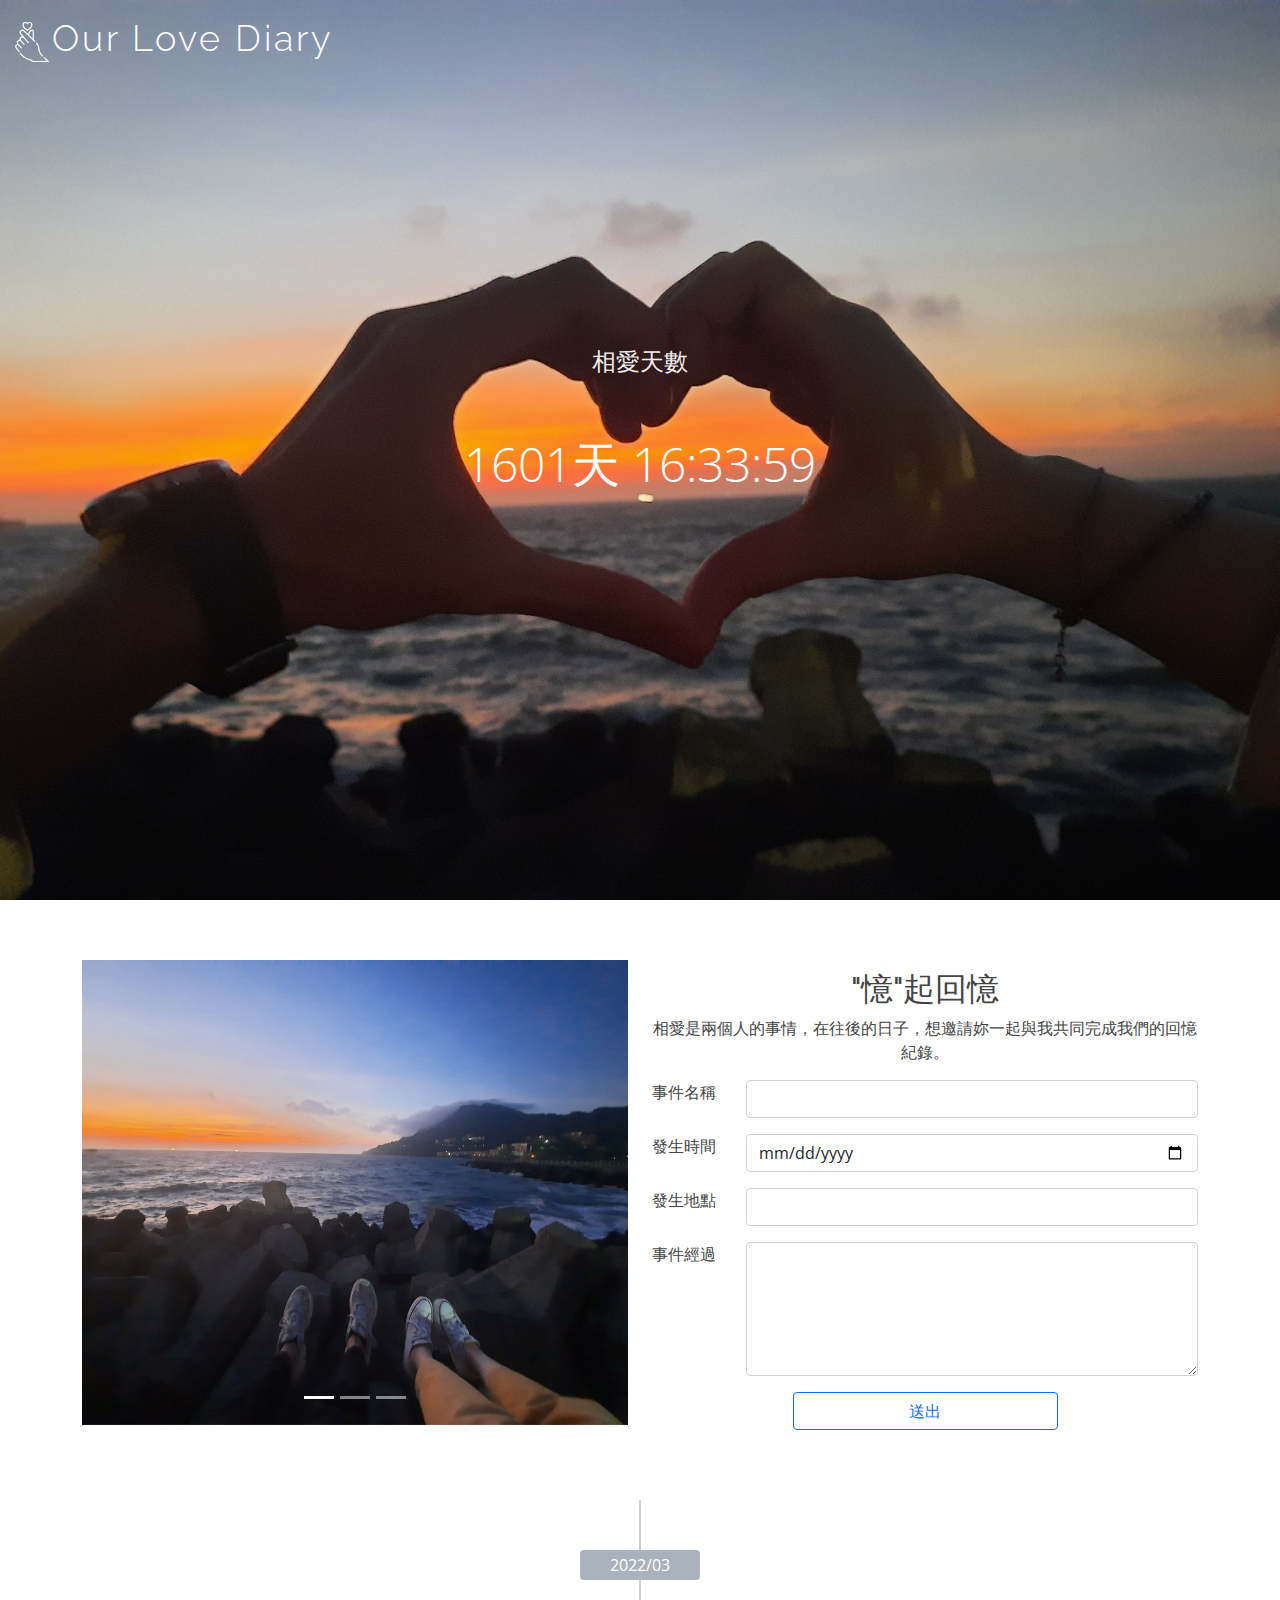
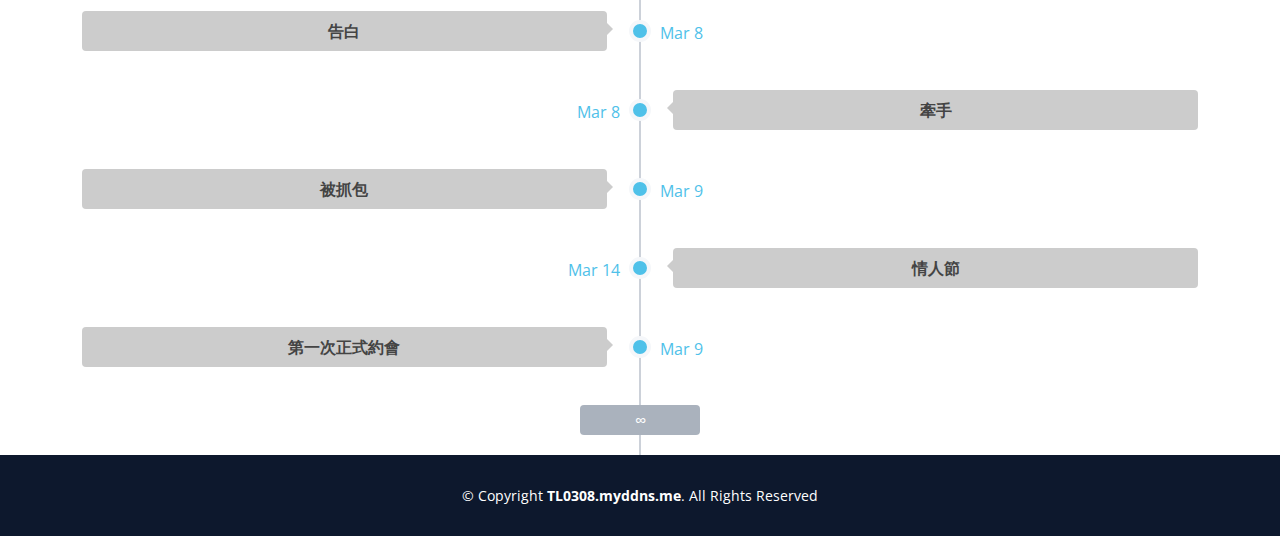
<file: index.html>
<!DOCTYPE html>
<html lang="en">

<head>
    <meta charset="utf-8">
    <meta content="width=device-width, initial-scale=1.0" name="viewport">
    <link href="assets\img\icon.png" rel="shortcut icon" />
    <title>Our Love Diary</title>
    <meta content="" name="description">
    <meta content="" name="keywords">

    <!-- Favicons
    <link href="assets/img/favicon.png" rel="icon">
    <link href="assets/img/apple-touch-icon.png" rel="apple-touch-icon">-->

    <!-- Google Fonts -->
    <link href="https://fonts.googleapis.com/css?family=Open+Sans:300,300i,400,400i,600,600i,700,700i|Raleway:300,300i,400,400i,600,600i,700,700i" rel="stylesheet">

    <!-- Vendor CSS Files -->
    <link href="assets/vendor/bootstrap/css/bootstrap.min.css" rel="stylesheet">
    <link href="assets/vendor/bootstrap-icons/bootstrap-icons.css" rel="stylesheet">

    <!-- Template Main CSS File -->
    <link href="assets/css/style.css" rel="stylesheet">

    <!-- =======================================================
  * Template Name: WeBuild - v4.6.1
  * Template URL: https://bootstrapmade.com/free-bootstrap-coming-soon-template-countdwon/
  * Author: BootstrapMade.com
  * License: https://bootstrapmade.com/license/
  ======================================================== -->
</head>

<body>

    <!-- ======= Header ======= -->
    <header id="header">
        <div class="container-fluid d-flex justify-content-between align-items-center">

            <div class="logo">
                <h1 class="text-light"><img src="assets\img\title-icon.png"><a href="index.html"><span>Our Love Diary</span></a></h1>
            </div>

        </div>
    </header>
    <!-- End #header -->

    <!-- ======= Hero Section ======= -->
    <section id="hero">
        <div class="hero-container">
            <h2>相愛天數</h2>
            <div class="countdown" data-count="2022/3/8" data-template="%d天 %h:%m:%s"></div>
        </div>
    </section>
    <!-- End Hero -->




    <div class="container">
        <div class="row ptb">
            <div class="col-xs-12 col-sm-6 mr-5 d-none d-xl-block ">
                <div id="carouselExampleIndicators" class="carousel slide" data-bs-ride="carousel">
                    <div class="carousel-indicators">
                        <button type="button" data-bs-target="#carouselExampleIndicators" data-bs-slide-to="0" class="active" aria-current="true" aria-label="Slide 1"></button>
                        <button type="button" data-bs-target="#carouselExampleIndicators" data-bs-slide-to="1" aria-label="Slide 2"></button>
                        <button type="button" data-bs-target="#carouselExampleIndicators" data-bs-slide-to="2" aria-label="Slide 3"></button>
                    </div>
                    <div class="carousel-inner">
                        <div class="carousel-item active">
                            <img src="assets\img\cl-01.jpg" height="465px" width="100%">
                        </div>
                        <div class="carousel-item">
                            <img src="assets\img\cl-02.jpg" height="465px" width="100%">
                        </div>
                        <div class="carousel-item">
                            <img src="assets\img\cl-03.jpg" height="465px" width="100%">
                        </div>
                    </div>
                </div>
            </div>

            <div class="col-xs-12 col-sm-6 mr-5 d-block d-sm-none">
                <video controls width="100%" height="300px">
                    <source src="assets\video\test.mp4" type="video/mp4">
                </video>
            </div>

            <div class="col-xs-12 col-sm-6">
                <h2 class="mt-10 center">"憶"起回憶</h2>
                <p class="center">相愛是兩個人的事情，在往後的日子，想邀請妳一起與我共同完成我們的回憶紀錄。</p>

                <iframe name="hidden_iframe" id="hidden_iframe" style="display: none;" onload="this.onload=function(){finishalert()}"></iframe>

                <form action="https://docs.google.com/forms/u/1/d/e/1FAIpQLSejHHGj_Fv7XOni3EdbxqoxjbY1u8kKl8TZAqLaaGcJO9RdBg/formResponse" method="post" target="hidden_iframe" id="oldForm" class="row g-3">
                    <div class="col-md-2">
                        <label for="name" class="form-label">事件名稱</label>
                    </div>
                    <div class="col-md-10">
                        <input type="text" class="form-control" id="name" name="entry.1216058732" required>
                    </div>

                    <div class="col-md-2">
                        <label for="date" class="form-label">發生時間</label>
                    </div>
                    <div class="col-md-10">
                        <input type="date" class="form-control" id="date" name="entry.1058989308" required>
                    </div>

                    <div class="col-md-2">
                        <label for="location" class="form-label">發生地點</label>
                    </div>
                    <div class="col-md-10">
                        <input type="text" class="form-control" id="location" name="entry.1096800424" required>
                    </div>

                    <div class="col-md-2">
                        <label for="process" class="form-label">事件經過</label>
                    </div>
                    <div class="col-md-10">
                        <textarea type="text" class="form-control" id="process" name="entry.1978405416" rows="5" required></textarea>
                    </div>

                    <div class="col-6 mx-auto d-grid mb-10">
                        <button class="btn btn-outline-primary" type="submit">送出</button>
                    </div>
                </form>
            </div>
        </div>
        <!-- Row -->
    </div>
    <!--Container -->

    <div class="container">
        <div class="row">
            <div class="col-xs-12 col-sm-12">
                <!-- ======= Timeline ======= -->
                <div class="VivaTimeline">
                    <dl>
                        <!--月份 1-->
                        <dt>2022/03</dt>
                        <!--左側文章 start-->
                        <dd class="pos-left clearfix">
                            <div class="circ"></div>
                            <div class="time">Mar 8</div>
                            <!--填入日期-->
                            <div class="events">
                                <div class="events-header" data-bs-toggle="collapse" href="#one" role="button" aria-expanded="false" aria-controls="collapseExample">
                                    告白
                                </div>
                                <div class="collapse" id="one">
                                    <!--填入標題-->
                                    <div class="events-body">
                                        <div class="row">
                                            <div class="col-xs-12 col-sm-2">
                                                <img class="img-rounded" src="assets\img\icon-boy.png" width="100%" height="100%" />
                                                <!--填入圖片網址-->
                                            </div>
                                            <div class="col-xs-12 col-sm-10">
                                                <div class="events-desc">那天從李貞慧家離開後，妳問我要不要去公園，我說好，但其實我早就感覺不對勁。後來到了公園，妳好像有話要說，但又說不出來，直到零晨一點多妳才說出來。（PS：那天真的很冷...）</div>
                                            </div>
                                            <div class="col-xs-12 col-sm-2 d-block d-sm-none">
                                                <img class="img-rounded" src="assets\img\icon-girl.png" width="100%" height="100%" />
                                                <!--手機 填入圖片網址-->
                                            </div>
                                            <div class="col-xs-12 col-sm-10">
                                                <div class="events-desc">貞慧家吃飽聊天之後......都約你出來了我還糾結超級無敵久，大概在1:00的時候說出來，然後我們還聊了很多，很緊張ㄟ!!!阿講完之後 還是很緊張...</div>
                                            </div>
                                            <div class="col-xs-12 col-sm-2 d-none d-xl-block">
                                                <img class="img-rounded" src="assets\img\icon-girl.png" width="100%" height="100%" />
                                                <!--桌機 填入圖片網址-->
                                            </div>
                                            <!--填入描述-->
                                        </div>
                                    </div>
                                    <div class="events-footer"></div>
                                    <!--可填底部標題 或刪除-->
                                </div>
                            </div>
                        </dd>
                        <!--左側文章 end-->

                        <!--右側文章 start-->
                        <dd class="pos-right clearfix">
                            <div class="circ"></div>
                            <div class="time">Mar 8</div>
                            <!--填入日期-->
                            <div class="events">
                                <div class="events-header" data-bs-toggle="collapse" href="#two" role="button" aria-expanded="false" aria-controls="collapseExample">
                                    牽手
                                </div>
                                <div class="collapse" id="two">
                                    <!--填入標題-->
                                    <div class="events-body">
                                        <div class="row">
                                            <div class="col-xs-12 col-sm-2">
                                                <img class="img-rounded" src="assets\img\icon-boy.png" width="100%" height="100%" />
                                                <!--填入圖片網址-->
                                            </div>
                                            <div class="col-xs-12 col-sm-10">
                                                <div class="events-desc">我一直在想要怎麼樣才會比較自然，後來就靈光一閃，藉機說我的手很兵讓你摸摸看，然後就...顆顆</div>
                                            </div>
                                            <div class="col-xs-12 col-sm-2 d-block d-sm-none">
                                                <img class="img-rounded" src="assets\img\icon-girl.png" width="100%" height="100%" />
                                                <!--手機 填入圖片網址-->
                                            </div>
                                            <div class="col-xs-12 col-sm-10">
                                                <div class="events-desc">（我沒記錯天了啦！）就是晚上我們去散步，然後呢我記得好像是你說你的手很冰，啊散步到一半我還說你可愛👻然後你還偷犯規</div>
                                            </div>
                                            <div class="col-xs-12 col-sm-2 d-none d-xl-block">
                                                <img class="img-rounded" src="assets\img\icon-girl.png" width="100%" height="100%" />
                                                <!--桌機 填入圖片網址-->
                                            </div>
                                            <!--填入描述-->
                                        </div>
                                    </div>
                                    <div class="events-footer"></div>
                                    <!--可填底部標題 或刪除-->
                                </div>
                            </div>
                        </dd>
                        <!--右側文章 end-->

                        <!--左側文章 start-->
                        <dd class="pos-left clearfix">
                            <div class="circ"></div>
                            <div class="time">Mar 9</div>
                            <!--填入日期-->
                            <div class="events">
                                <div class="events-header" data-bs-toggle="collapse" href="#three" role="button" aria-expanded="false" aria-controls="collapseExample">
                                    被抓包
                                </div>
                                <div class="collapse" id="three">
                                    <!--填入標題-->
                                    <div class="events-body">
                                        <div class="row">
                                            <div class="col-xs-12 col-sm-2">
                                                <img class="img-rounded" src="assets\img\icon-boy.png" width="100%" height="100%" />
                                                <!--填入圖片網址-->
                                            </div>
                                            <div class="col-xs-12 col-sm-10">
                                                <div class="events-desc">我討厭這天，真的很可怕，但被發現也沒差，喜歡你是很值得炫耀的事，就大方承認囉~</div>
                                            </div>
                                            <div class="col-xs-12 col-sm-2 d-block d-sm-none">
                                                <img class="img-rounded" src="assets\img\icon-girl.png" width="100%" height="100%" />
                                                <!--手機 填入圖片網址-->
                                            </div>
                                            <div class="col-xs-12 col-sm-10">
                                                <div class="events-desc">吃完粥之後等你週掃完我們就去了公園，散步到一半突然發現前面有個熟悉的身影，還好你有臨場反應🤣</div>
                                            </div>
                                            <div class="col-xs-12 col-sm-2 d-none d-xl-block">
                                                <img class="img-rounded" src="assets\img\icon-girl.png" width="100%" height="100%" />
                                                <!--桌機 填入圖片網址-->
                                            </div>
                                            <!--填入描述-->
                                        </div>
                                    </div>
                                    <div class="events-footer"></div>
                                    <!--可填底部標題 或刪除-->
                                </div>
                            </div>
                        </dd>
                        <!--左側文章 end-->

                        <!--右側文章 start-->
                        <dd class="pos-right clearfix">
                            <div class="circ"></div>
                            <div class="time">Mar 14</div>
                            <!--填入日期-->
                            <div class="events">
                                <div class="events-header" data-bs-toggle="collapse" href="#four" role="button" aria-expanded="false" aria-controls="collapseExample">
                                    情人節
                                </div>
                                <div class="collapse" id="four">
                                    <!--填入標題-->
                                    <div class="events-body">
                                        <div class="row">
                                            <!--
                                            <div class="col-xs-12 col-sm-2">
                                                <img class="img-rounded" src="assets\img\icon-boy.png" width="100%" height="100%" />
                                                </!--填入圖片網址--/>
                                            </div>
                                            <div class="col-xs-12 col-sm-10">
                                                <div class="events-desc"></div>
                                            </div>
                                            -->
                                            <div class="col-xs-12 col-sm-2 d-block d-sm-none">
                                                <img class="img-rounded" src="assets\img\icon-girl.png" width="100%" height="100%" />
                                                <!--手機 填入圖片網址-->
                                            </div>
                                            <div class="col-xs-12 col-sm-10">
                                                <div class="events-desc">其實是13號晚上我們先走了幾圈操場之後就坐下來，然後聽歌聊天，嗯⋯12點的時候我很抱歉🥲情人節快樂😝</div>
                                            </div>
                                            <div class="col-xs-12 col-sm-2 d-none d-xl-block">
                                                <img class="img-rounded" src="assets\img\icon-girl.png" width="100%" height="100%" />
                                                <!--桌機 填入圖片網址-->
                                            </div>
                                            <!--填入描述-->
                                        </div>
                                    </div>
                                    <div class="events-footer"></div>
                                    <!--可填底部標題 或刪除-->
                                </div>
                            </div>
                        </dd>
                        <!--右側文章 end-->

                        <!--左側文章 start-->
                        <dd class="pos-left clearfix">
                            <div class="circ"></div>
                            <div class="time">Mar 9</div>
                            <!--填入日期-->
                            <div class="events">
                                <div class="events-header" data-bs-toggle="collapse" href="#five" role="button" aria-expanded="false" aria-controls="collapseExample">
                                    第一次正式約會
                                </div>
                                <div class="collapse" id="five">
                                    <!--填入標題-->
                                    <div class="events-body">
                                        <div class="row">
                                            <div class="col-xs-12 col-sm-2">
                                                <img class="img-rounded" src="assets\img\icon-boy.png" width="100%" height="100%" />
                                                <!--填入圖片網址-->
                                            </div>
                                            <div class="col-xs-12 col-sm-10">
                                                <div class="events-desc">沒有經過正式安排的約會，毫無壓力，先去瑞豐填飽肚子，接著沿著愛河走到高流與駁二，地點雖然很平凡，但因為有妳而變得不一樣</div>
                                            </div>
                                            <div class="col-xs-12 col-sm-2 d-block d-sm-none">
                                                <img class="img-rounded" src="assets\img\icon-girl.png" width="100%" height="100%" />
                                                <!--手機 填入圖片網址-->
                                            </div>
                                            <div class="col-xs-12 col-sm-10">
                                                <div class="events-desc">下午先去看房（🍓😍）晚上我們去了瑞豐夜市，之後坐在旁邊的公園大快朵頤（真的不要高估自己的食慾，但是都好好吃😋）後來原本要去愛河結果變成高流跟駁二，但那裡也超美啦還發現輕軌會上橋，啊重點是跟你去🤪</div>
                                            </div>
                                            <div class="col-xs-12 col-sm-2 d-none d-xl-block">
                                                <img class="img-rounded" src="assets\img\icon-girl.png" width="100%" height="100%" />
                                                <!--桌機 填入圖片網址-->
                                            </div>
                                            <!--填入描述-->
                                        </div>
                                    </div>
                                    <div class="events-footer"></div>
                                    <!--可填底部標題 或刪除-->
                                </div>
                            </div>
                        </dd>
                        <!--左側文章 end-->
                        <dt>∞</dt>
                    </dl>
                </div>
            </div>
        </div>
        <!-- Row -->
    </div>
    <!--Container -->


    <!-- ======= Footer ======= -->
    <footer id="footer">
        <div class="container">
            <div class="copyright">
                &copy; Copyright <strong><span>TL0308.myddns.me</span></strong>. All Rights Reserved
            </div>
        </div>
    </footer>
    <!-- End #footer -->

    <!-- Vendor JS Files -->
    <script src="assets/vendor/bootstrap/js/bootstrap.bundle.min.js"></script>
    <script src="assets/vendor/php-email-form/validate.js"></script>
    <script>
        button.onclick = function() {
            ul.innerHTML += "<li>" + input.value + "</li>"
        }

        ul.onclick = function(e) {
            e.target.style.textDecoration = "line-through"
        }
    </script>

    <!-- 
    <script>
        var password = "";
        password = prompt('請輸入通關密語', '');
        if (password != '7776000') {
            alert("你平常再不上來看這個網站啊！現在不知道密碼了吧！");
            window.opener = null;
            window.location.href = "https://www.google.com.tw/?hl=zh_TW";
        }
    </script>
-->
    <!-- Template Main JS File -->
    <script src="assets/js/main.js"></script>


</body>

</html>
</file>
<file: assets/css/style.css>
/**
* Template Name: WeBuild - v4.6.1
* Template URL: https://bootstrapmade.com/free-bootstrap-coming-soon-template-countdwon/
* Author: BootstrapMade.com
* License: https://bootstrapmade.com/license/
*/


/*--------------------------------------------------------------
# General
--------------------------------------------------------------*/

body {
    font-family: "Open Sans", sans-serif;
    color: #444;
}

a {
    text-decoration: none;
    color: #4f92af;
}

a:hover {
    color: #5eb8df;
    text-decoration: none;
}

h1,
h2,
h3,
h4,
h5,
h6,
.font-primary {
    font-family: "Raleway", sans-serif;
}


/*--------------------------------------------------------------
# Header
--------------------------------------------------------------*/

#header {
    height: 80px;
    padding: 20px 0;
    position: relative;
    z-index: 10;
}

#header .logo h1 {
    font-size: 36px;
    margin: 0;
    padding: 0;
    line-height: 1;
    font-weight: 300;
    letter-spacing: 3px;
}

#header .logo h1 a,
#header .logo h1 a:hover {
    color: #fff;
    text-decoration: none;
}

#header .logo img {
    padding: 0;
    margin: 0;
    max-height: 40px;
}

#header .contact-link a {
    color: #fff;
    padding-right: 10px;
    font-size: 12px;
    letter-spacing: 1px;
    text-transform: uppercase;
}

#header .contact-link a:hover {
    text-decoration: underline;
}

@media (max-width: 768px) {
    #header .logo h1 {
        font-size: 28px;
        padding: 8px 0;
    }
}


/*--------------------------------------------------------------
# Hero Section
--------------------------------------------------------------*/

#hero {
    width: 100%;
    height: 100vh;
    background: url("../img/hero-bg.jpg") top center;
    background-size: cover;
    position: relative;
    margin-top: -80px;
    z-index: 9;
    /* countdown */
}

#hero .hero-container {
    position: absolute;
    bottom: 0;
    top: 0;
    left: 0;
    right: 0;
    display: flex;
    justify-content: center;
    align-items: center;
    flex-direction: column;
    text-align: center;
    padding: 0 15px;
}

#hero h1 {
    margin: 0 0 10px 0;
    font-size: 48px;
    font-weight: 700;
    line-height: 56px;
    text-transform: uppercase;
    color: #fff;
}

#hero h2 {
    color: #eee;
    margin-bottom: 30px;
    font-size: 24px;
}

#hero .countdown {
    font-size: 48px;
    font-weight: 300;
    color: #fff;
    line-height: 56px;
    margin: 30px 0 60px 0;
}

#hero .php-email-form .error-message {
    display: none;
    color: #fff;
    background: #ed3c0d;
    text-align: center;
    padding: 15px;
    font-weight: 600;
}

#hero .php-email-form .sent-message {
    display: none;
    color: #fff;
    background: #18d26e;
    text-align: center;
    padding: 15px;
    font-weight: 600;
}

#hero .php-email-form .loading {
    display: none;
    background: #fff;
    text-align: center;
    padding: 15px;
}

#hero .php-email-form .loading:before {
    content: "";
    display: inline-block;
    border-radius: 50%;
    width: 24px;
    height: 24px;
    margin: 0 10px -6px 0;
    border: 3px solid #18d26e;
    border-top-color: #eee;
    -webkit-animation: animate-loading-notify 1s linear infinite;
    animation: animate-loading-notify 1s linear infinite;
}

@-webkit-keyframes animate-loading-notify {
    0% {
        transform: rotate(0deg);
    }
    100% {
        transform: rotate(360deg);
    }
}

@keyframes animate-loading-notify {
    0% {
        transform: rotate(0deg);
    }
    100% {
        transform: rotate(360deg);
    }
}

#hero .php-email-form input {
    border-radius: 3px;
    box-shadow: none;
    font-size: 14px;
    border: 0;
    padding: 0px 15px 2px 15px;
    width: 250px;
    height: 40px;
    margin: 0 8px;
}

#hero .php-email-form button[type=submit] {
    font-family: "Raleway", sans-serif;
    font-weight: 500;
    font-size: 16px;
    letter-spacing: 1px;
    display: inline-block;
    padding: 7px 30px;
    border-radius: 3px;
    transition: 0.5s;
    margin: 10px;
    border: 2px solid #4f92af;
    color: #fff;
    background: #4f92af;
}

#hero .php-email-form button[type=submit]:hover {
    background: transparent;
    color: #fff;
    border: 2px solid #fff;
}

@media (min-width: 1024px) {
    #hero {
        background-attachment: fixed;
    }
}

@media (max-width: 768px) {
    #hero h1 {
        font-size: 28px;
        line-height: 36px;
    }
    #hero h2 {
        font-size: 18px;
        line-height: 24px;
        margin-bottom: 30px;
    }
    #hero .php-email-form input {
        margin: 0 auto;
    }
}

@media (max-width: 575px) {
    #hero .countdown {
        font-size: 32px;
        line-height: 38px;
    }
}


/*--------------------------------------------------------------
# Sections General
--------------------------------------------------------------*/

section {
    padding: 60px 0;
}

.section-bg {
    background-color: #f7fafc;
}

.section-title {
    text-align: center;
    padding-bottom: 30px;
}

.section-title h2 {
    font-size: 32px;
    font-weight: 300;
    margin-bottom: 20px;
    padding-bottom: 0;
}

.section-title p {
    margin-bottom: 0;
}


/*--------------------------------------------------------------
# Contact Us
--------------------------------------------------------------*/

.contact .contact-info {
    margin-bottom: 20px;
    text-align: center;
}

.contact .contact-info i {
    font-size: 48px;
    display: inline-block;
    margin-bottom: 10px;
    color: #4f92af;
}

.contact .contact-info address,
.contact .contact-info p {
    margin-bottom: 0;
    color: #444;
}

.contact .contact-info h3 {
    font-size: 18px;
    margin-bottom: 15px;
    font-weight: 300;
    color: #999;
}

.contact .contact-info a {
    color: #000;
}

.contact .contact-info a:hover {
    color: #4f92af;
}

.contact .contact-address,
.contact .contact-phone,
.contact .contact-email {
    margin-bottom: 20px;
}

.contact .php-email-form .error-message {
    display: none;
    color: #fff;
    background: #ed3c0d;
    text-align: left;
    padding: 15px;
    font-weight: 600;
}

.contact .php-email-form .error-message br+br {
    margin-top: 25px;
}

.contact .php-email-form .sent-message {
    display: none;
    color: #fff;
    background: #18d26e;
    text-align: center;
    padding: 15px;
    font-weight: 600;
}

.contact .php-email-form .loading {
    display: none;
    background: #fff;
    text-align: center;
    padding: 15px;
}

.contact .php-email-form .loading:before {
    content: "";
    display: inline-block;
    border-radius: 50%;
    width: 24px;
    height: 24px;
    margin: 0 10px -6px 0;
    border: 3px solid #18d26e;
    border-top-color: #eee;
    -webkit-animation: animate-loading 1s linear infinite;
    animation: animate-loading 1s linear infinite;
}

.contact .php-email-form input,
.contact .php-email-form textarea {
    border-radius: 0;
    box-shadow: none;
    font-size: 14px;
}

.contact .php-email-form input:focus,
.contact .php-email-form textarea:focus {
    border-color: #4f92af;
}

.contact .php-email-form button[type=submit] {
    background: #4f92af;
    border: 0;
    padding: 10px 24px;
    color: #fff;
    transition: 0.4s;
}

.contact .php-email-form button[type=submit]:hover {
    background: #72a8bf;
}

@-webkit-keyframes animate-loading {
    0% {
        transform: rotate(0deg);
    }
    100% {
        transform: rotate(360deg);
    }
}

@keyframes animate-loading {
    0% {
        transform: rotate(0deg);
    }
    100% {
        transform: rotate(360deg);
    }
}

@media (min-width: 768px) {
    .contact .contact-phone {
        border-left: 1px solid #ddd;
        border-right: 1px solid #ddd;
    }
    .contact .contact-address,
    .contact .contact-phone,
    .contact .contact-email {
        padding: 20px 0;
    }
}


/*--------------------------------------------------------------
# Footer
--------------------------------------------------------------*/

#footer {
    background: #0d182d;
    padding: 30px 0;
    color: #fff;
    font-size: 14px;
}

#footer .copyright {
    text-align: center;
}

#footer .credits {
    padding-top: 10px;
    text-align: center;
    font-size: 13px;
    color: #fff;
}

#footer .credits a {
    color: #72a8bf;
}


/*--------------------------------------------------------------
# Form
--------------------------------------------------------------*/

.mt-10 {
    margin-top: 10px;
}

.mb-10 {
    margin-bottom: 10px;
}

.center {
    text-align: center;
}

@media (min-width: 769px) {
    .ptb {
        padding-top: 60px;
        padding-bottom: 60px;
    }
}

@media (min-width: 321px) and (max-width: 768px) {
    .ptb {
        padding-top: 10px;
        padding-bottom: 10px;
    }
}

@media (min-width: 0px) and (max-width: 320px) {
    .ptb {
        padding-top: 10px;
        padding-bottom: 10px;
    }
}

.modal {
    position: fixed;
    top: 0;
    left: 0;
    z-index: 1050;
    display: none;
    width: 100%;
    height: 100%;
    overflow: hidden;
    outline: 0;
}


/*--------------------------------------------------------------
# time line
--------------------------------------------------------------*/

.VivaTimeline dl {
    position: relative;
    top: 0;
    padding: 20px 0;
    margin: 0
}

.VivaTimeline dl:before {
    position: absolute;
    top: 0;
    bottom: 0;
    left: 50%;
    z-index: 1;
    width: 2px;
    margin-left: -1px;
    content: '';
    background-color: #ccd1d9
}

.VivaTimeline dl dt {
    position: relative;
    top: 30px;
    z-index: 2;
    width: 120px;
    padding: 3px 5px;
    margin: 0 auto 30px;
    font-weight: 400;
    color: #fff;
    text-align: center;
    background-color: #aab2bd;
    border-radius: 4px;
    -webkit-border-radius: 4px;
    -moz-border-radius: 4px
}

.VivaTimeline dl dd {
    position: relative;
    z-index: 2
}

.VivaTimeline dl dd .circ {
    position: absolute;
    top: 40px;
    left: 50%;
    z-index: 2;
    width: 22px;
    height: 22px;
    margin-left: -11px;
    background-color: #4fc1e9;
    border: 4px solid #f5f7fa;
    border-radius: 50%;
    -webkit-border-radius: 50%;
    -moz-border-radius: 50%
}

.VivaTimeline dl dd .time {
    position: absolute;
    top: 31px;
    left: 50%;
    display: inline-block;
    width: 100px;
    padding: 10px 20px;
    color: #4fc1e9
}

.VivaTimeline dl dd .events {
    position: relative;
    width: 47%;
    padding: 10px 0 0;
    margin-top: 31px;
    background-color: #CCC;
    border-radius: 4px;
    -webkit-border-radius: 4px;
    -moz-border-radius: 4px
}

.VivaTimeline dl dd .events:before {
    position: absolute;
    top: 12px;
    width: 0;
    height: 0;
    content: '';
    border-style: solid;
    border-width: 6px
}


/*.VivaTimeline dl dd .events .events-object {
    margin: 0 auto
}*/

.VivaTimeline dl dd .events .events-header {
    min-height: 30px;
    line-height: 20px;
    text-align: center;
    font-size: 16px;
    font-weight: bold;
    cursor: pointer
}

.VivaTimeline dl dd .events .events-body {
    overflow: hidden;
    zoom: 1;
    background-color: #EEE;
    padding: 10px
}


/*.VivaTimeline dl dd .events .events-body .row {
    display: none
}*/

.VivaTimeline dl dd .events .events-body .events-desc {
    /*text-indent: 2em;*/
    padding: 15px 0 0 0
}

.VivaTimeline dl dd .events .events-footer {
    margin: 0 auto;
    padding: 0;
    border-radius: 5px;
    display: inline-block;
    width: 10px;
    height: 10px;
}


/*.VivaTimeline dl dd .events .events-footer ol {
    list-style: none;
    margin: 0 auto;
    padding: 0
}

.VivaTimeline dl dd .events .events-footer ol li {
    background: #32b487;
    border-radius: 5px;
    margin: 10px;
    display: inline-block;
    width: 10px;
    height: 10px;
    cursor: pointer
}

.VivaTimeline dl dd .events .events-footer ol .active {
    transform: scale(2)
}*/

.VivaTimeline dl dd.pos-right .time {
    margin-left: -100px;
    text-align: right
}

.VivaTimeline dl dd.pos-right .events {
    float: right
}

.VivaTimeline dl dd.pos-right .events:before {
    left: -12px;
    border-color: transparent #CCC transparent transparent
}

.VivaTimeline dl dd.pos-left .time {
    margin-left: 0;
    text-align: left
}

.VivaTimeline dl dd.pos-left .events {
    float: left
}

.VivaTimeline dl dd.pos-left .events:before {
    right: -12px;
    border-color: transparent transparent transparent #CCC
}

.VivaTimeline .carousel-indicators {
    bottom: 0
}

@media screen and (max-width:767px) {
    .VivaTimeline dl:before {
        left: 90px
    }
    .VivaTimeline dl dt {
        margin: 0 30px 30px
    }
    .VivaTimeline dl dd .circ {
        left: 90px
    }
    .VivaTimeline dl dd .time {
        left: 20px
    }
    .VivaTimeline dl dd.pos-left .time {
        padding: 10px 0;
        margin-left: 0;
        text-align: left
    }
    .VivaTimeline dl dd.pos-left .events {
        float: right;
        width: 73%;
        margin-right: 4%
    }
    .VivaTimeline dl dd.pos-left .events:before {
        left: -12px;
        border-color: transparent #CCC transparent transparent
    }
    .VivaTimeline dl dd.pos-right .time {
        padding: 10px 0;
        margin-left: 0;
        text-align: left
    }
    .VivaTimeline dl dd.pos-right .events {
        float: right;
        width: 73%;
        margin-right: 4%
    }
    /* .VivaTimeline dl dd .events .events-body{display:none}.VivaTimeline dl dd .events .events-footer{display:none}*/
}

@media screen and (max-width:500px) {
    .VivaTimeline dl dd.pos-left .events {
        float: right;
        width: 63%;
        margin-right: 4%
    }
    .VivaTimeline dl dd.pos-right .events {
        float: right;
        width: 63%;
        margin-right: 4%
    }
}
</file>
